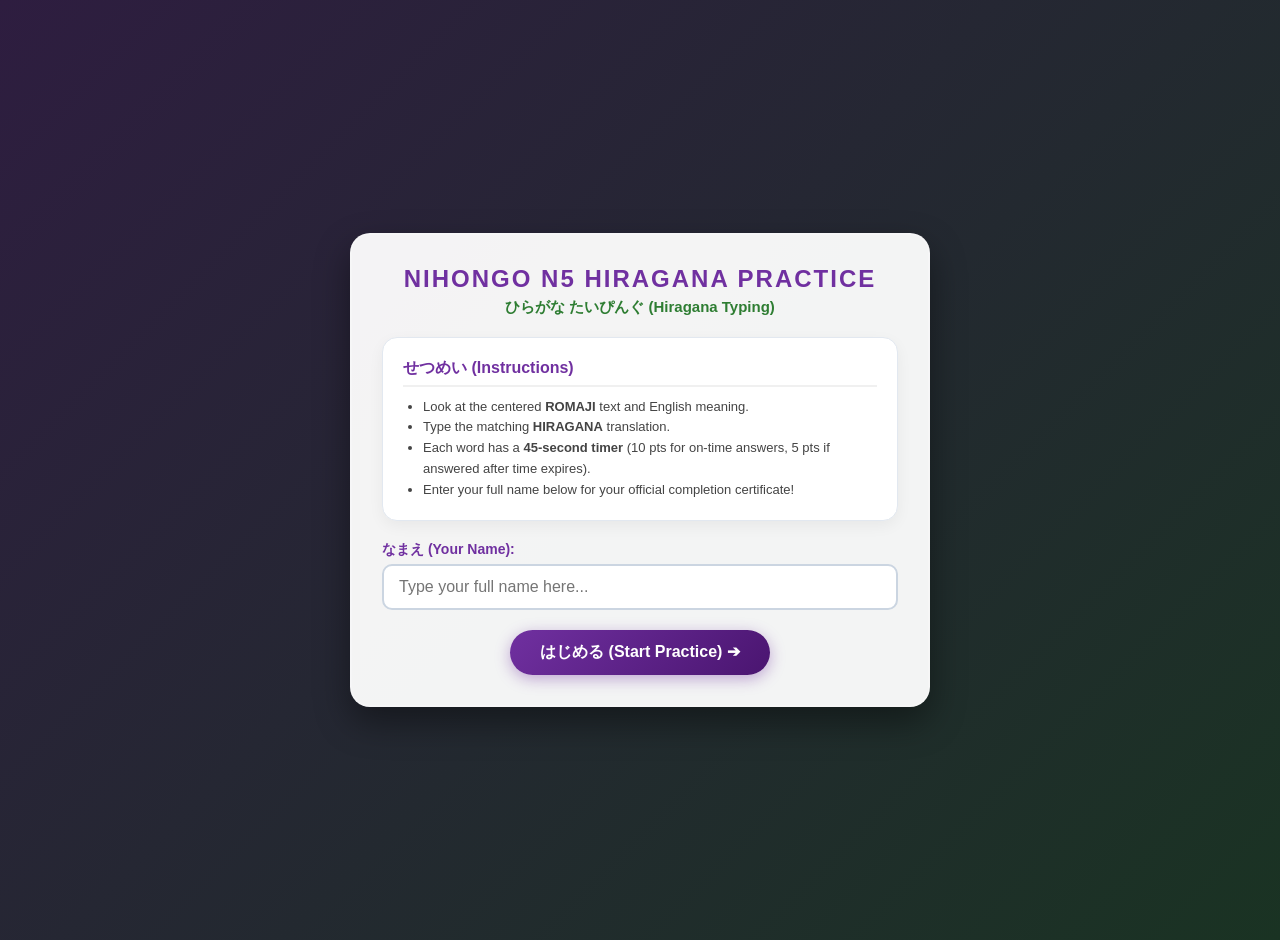
<file: index.html>
<!DOCTYPE html>
<html lang="ja">
<head>
    <meta charset="UTF-8">
    <meta name="viewport" content="width=device-width, initial-scale=1.0">
    <title>Nihongo N5 Hiragana Renchuu</title>
    <link rel="stylesheet" href="styles.css">
</head>
<body>

<div class="container">
    <!-- 1. WELCOME & NAME INPUT SCREEN -->
    <div class="screen active" id="welcome-screen">
        <h1 class="welcome-title">NIHONGO N5 HIRAGANA PRACTICE</h1>
        <div class="welcome-subtitle">ひらがな たいぴんぐ (Hiragana Typing)</div>
        
        <div class="instructions-card">
            <h2>せつめい (Instructions)</h2>
            <ul class="instructions-list">
                <li>Look at the centered <strong>ROMAJI</strong> text and English meaning.</li>
                <li>Type the matching <strong>HIRAGANA</strong> translation.</li>
                <li>Each word has a <strong>45-second timer</strong> (10 pts for on-time answers, 5 pts if answered after time expires).</li>
                <li>Enter your full name below for your official completion certificate!</li>
            </ul>
        </div>

        <div class="name-input-group">
            <label for="user-name-input">なまえ (Your Name):</label>
            <input type="text" id="user-name-input" placeholder="Type your full name here..." required>
        </div>

        <button class="start-btn" onclick="startPractice()">はじめる (Start Practice) ➔</button>
    </div>

    <!-- 2. MAIN PRACTICE SCREEN -->
    <div class="screen" id="practice-screen">
        <div class="header">
            <h1>ひらがな れんしゅう (Hiragana Practice)</h1>
            <div class="progress-bar-container">
                <div class="progress-bar" id="progress-bar"></div>
            </div>
            <div class="stats">
                <span id="word-count">Item no: 0 / 50</span>
                <span class="timer-badge" id="timer-display">Time left: 45s</span>
                <span id="score">Score: 0</span>
            </div>
        </div>

        <div class="card">
            <div class="romaji-text" id="vocab-romaji">---</div>
            <div class="english-meaning" id="vocab-meaning">---</div>
        </div>

        <form class="input-section" onsubmit="handleFormSubmit(event)">
            <div class="input-wrapper">
                <input 
                    type="text" 
                    id="hiragana-input" 
                    class="hiragana-input" 
                    placeholder="Input your Hiragana answer here..." 
                    autocomplete="off"
                >
                <button type="submit" id="submit-btn" class="submit-btn">かくにん (Check)</button>
            </div>
            <div class="error-message" id="error-message"></div>
        </form>

        <div class="feedback-overlay" id="feedback-overlay">
            <div class="feedback-title" id="feedback-title">SEIKAI! 🎉</div>
            <div class="feedback-sub" id="feedback-msg">Seikai desu! Subarashii!</div>
            <button class="next-btn" id="next-btn" onclick="nextWord()">つぎ (Next Word) ➔</button>
        </div>
    </div>

    <!-- 3. WEBCAM VERIFICATION SCREEN -->
    <div class="screen" id="camera-screen">
        <h1 class="welcome-title">しゃしん かくにん (Photo Verification)</h1>
        <div class="welcome-subtitle">Please take a picture to verify your identity before getting your certificate.</div>
        
        <div class="webcam-box">
            <video id="webcam-video" autoplay playsinline></video>
            <canvas id="photo-canvas" style="display:none;"></canvas>
            <img id="captured-photo" alt="Your Photo" style="display:none;">
        </div>

        <div class="camera-actions">
            <button class="start-btn" id="snap-btn" onclick="takeSnapshot()">📷 さつえい (Take Photo)</button>
            <button class="start-btn" id="retake-btn" onclick="resetCamera()" style="display:none; background: #666;">Torinaoshi (Retake)</button>
            <button class="start-btn" id="cert-btn" onclick="showCertificate()" style="display:none; background: var(--primary-green);">しょうめいしょ (Get Certificate) ➔</button>
        </div>
    </div>

    <!-- 4. CERTIFICATE SCREEN -->
    <div class="screen" id="certificate-screen">
        <div class="certificate" id="certificate">
            <div class="cert-border">
                <div class="cert-header">SYOU MEI SHO</div>
                <div class="cert-subtitle">Shuuryou Shoumeisho (Certificate of Completion)</div>
                
                <div class="cert-body">
                    This certifies that
                    <div class="cert-name" id="cert-user-name">[ Name Here ]</div>
                    has successfully completed the
                    <div class="cert-title">Nihongo N5 Hiragana Renchuu</div>
                </div>

                <div class="cert-details">
                    <div><strong>Tokuten (Score):</strong> <span id="cert-score">0</span> / 500</div>
                    <div><strong>Jikan (Total Time Taken):</strong> <span id="cert-total-time">00m 00s</span></div>
                </div>

                <div class="cert-footer">
                    <div><strong>Hiduke (Date):</strong> <span id="cert-date">2026-08-10</span></div>
                    <div><strong>Kounin (Status):</strong> Kakunin Zumi (Verified)</div>
                </div>
            </div>
        </div>
        <button class="start-btn" onclick="window.print()" style="margin-top: 20px;">🖨️ いんさつ (Print / Save PDF)</button>
    </div>
</div>

<script src="script.js"></script>
</body>
</html>
</file>
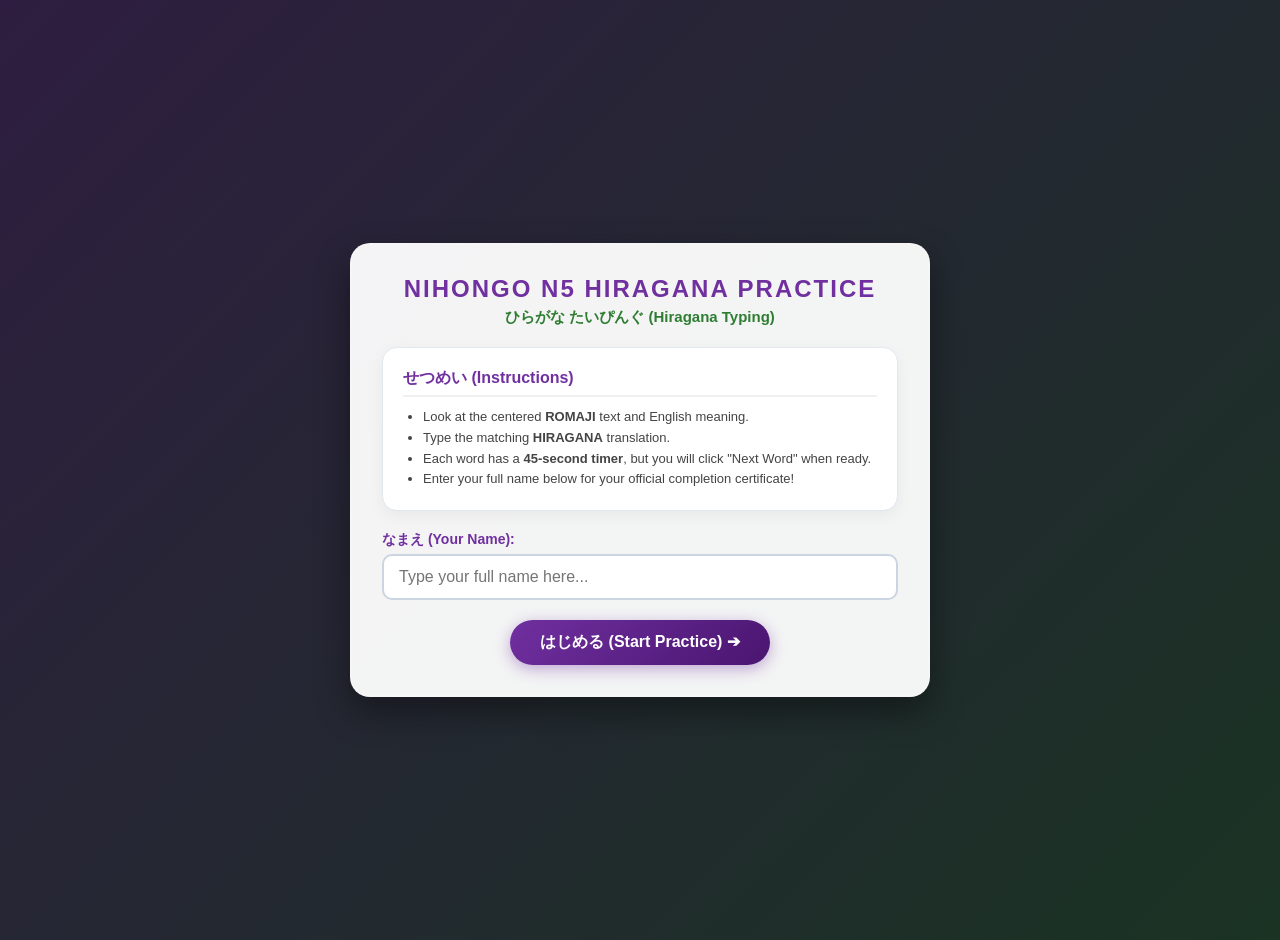
<file: index.html.html>
<!DOCTYPE html>
<html lang="ja">
<head>
    <meta charset="UTF-8">
    <meta name="viewport" content="width=device-width, initial-scale=1.0">
    <title>Nihongo N5 Hiragana Renchuu</title>
    <link rel="stylesheet" href="styles.css">
</head>
<body>

<div class="container">
    <!-- 1. WELCOME & NAME INPUT SCREEN -->
    <div class="screen active" id="welcome-screen">
        <h1 class="welcome-title">NIHONGO N5 HIRAGANA PRACTICE</h1>
        <div class="welcome-subtitle">ひらがな たいぴんぐ (Hiragana Typing)</div>
        
        <div class="instructions-card">
            <h2>せつめい (Instructions)</h2>
            <ul class="instructions-list">
                <li>Look at the centered <strong>ROMAJI</strong> text and English meaning.</li>
                <li>Type the matching <strong>HIRAGANA</strong> translation.</li>
                <li>Each word has a <strong>45-second timer</strong>, but you will click "Next Word" when ready.</li>
                <li>Enter your full name below for your official completion certificate!</li>
            </ul>
        </div>

        <div class="name-input-group">
            <label for="user-name-input">なまえ (Your Name):</label>
            <input type="text" id="user-name-input" placeholder="Type your full name here..." required>
        </div>

        <button class="start-btn" onclick="startPractice()">はじめる (Start Practice) ➔</button>
    </div>

    <!-- 2. MAIN PRACTICE SCREEN -->
    <div class="screen" id="practice-screen">
        <div class="header">
            <h1>ひらがな れんしゅう (Hiragana Practice)</h1>
            <div class="progress-bar-container">
                <div class="progress-bar" id="progress-bar"></div>
            </div>
            <div class="stats">
                <span id="word-count">Tango: 0 / 50</span>
                <span class="timer-badge" id="timer-display">Jikan: 45s</span>
                <span id="score">Ten: 0</span>
            </div>
        </div>

        <div class="card">
            <div class="romaji-text" id="vocab-romaji">---</div>
            <div class="english-meaning" id="vocab-meaning">---</div>
        </div>

        <form class="input-section" onsubmit="handleFormSubmit(event)">
            <div class="input-wrapper">
                <input 
                    type="text" 
                    id="hiragana-input" 
                    class="hiragana-input" 
                    placeholder="ひらがなで にゅうりょく..." 
                    autocomplete="off"
                >
                <button type="submit" id="submit-btn" class="submit-btn">かくにん (Check)</button>
            </div>
            <div class="error-message" id="error-message"></div>
        </form>

        <div class="feedback-overlay" id="feedback-overlay">
            <div class="feedback-title" id="feedback-title">SEIKAI! 🎉</div>
            <div class="feedback-sub" id="feedback-msg">Seikai desu! Subarashii!</div>
            <button class="next-btn" id="next-btn" onclick="nextWord()">つぎ (Next Word) ➔</button>
        </div>
    </div>

    <!-- 3. WEBCAM VERIFICATION SCREEN -->
    <div class="screen" id="camera-screen">
        <h1 class="welcome-title">しゃしん かくにん (Photo Verification)</h1>
        <div class="welcome-subtitle">Please take a picture to verify your identity before getting your certificate.</div>
        
        <div class="webcam-box">
            <video id="webcam-video" autoplay playsinline></video>
            <canvas id="photo-canvas" style="display:none;"></canvas>
            <img id="captured-photo" alt="Your Photo" style="display:none;">
        </div>

        <div class="camera-actions">
            <button class="start-btn" id="snap-btn" onclick="takeSnapshot()">📷 さつえい (Take Photo)</button>
            <button class="start-btn" id="retake-btn" onclick="resetCamera()" style="display:none; background: #666;">Torinaoshi (Retake)</button>
            <button class="start-btn" id="cert-btn" onclick="showCertificate()" style="display:none; background: var(--primary-green);">しょうめいしょ (Get Certificate) ➔</button>
        </div>
    </div>

    <!-- 4. CERTIFICATE SCREEN -->
    <div class="screen" id="certificate-screen">
        <div class="certificate" id="certificate">
            <div class="cert-border">
                <div class="cert-header">SYOU MEI SHO</div>
                <div class="cert-subtitle">Shuuryou Shoumeisho (Certificate of Completion)</div>
                
                <div class="cert-body">
                    This certifies that
                    <div class="cert-name" id="cert-user-name">[ Name Here ]</div>
                    has successfully completed the
                    <div class="cert-title">Nihongo N5 Hiragana Renchuu</div>
                </div>

                <div class="cert-details">
                    <div><strong>Tokuten (Score):</strong> <span id="cert-score">0</span> / 500</div>
                    <div><strong>Jikan (Total Time Taken):</strong> <span id="cert-total-time">00m 00s</span></div>
                </div>

                <div class="cert-footer">
                    <div><strong>Hiduke (Date):</strong> <span id="cert-date">2026-08-10</span></div>
                    <div><strong>Kounin (Status):</strong> Kakunin Zumi (Verified)</div>
                </div>
            </div>
        </div>
        <button class="start-btn" onclick="window.print()" style="margin-top: 20px;">🖨️ いんさつ (Print / Save PDF)</button>
    </div>
</div>

<script src="script.js"></script>
</body>
</html>
</file>
<file: styles.css>
:root {
    --bg-gradient: linear-gradient(135deg, #2e1d40 0%, #1a3323 100%);
    --card-bg: rgba(255, 255, 255, 0.95);
    --primary-purple: #7030a0;
    --primary-green: #2e7d32;
    --accent-gold: #ffb70d;
    --danger-red: #d32f2f;
    --text-dark: #2c2c2c;
}

body {
    margin: 0;
    padding: 20px;
    min-height: 100vh;
    display: flex;
    justify-content: center;
    align-items: center;
    background: var(--bg-gradient);
    font-family: 'Hiragino Sans', 'Meiryo', 'Noto Sans JP', sans-serif;
    color: var(--text-dark);
}

.container {
    width: 100%;
    max-width: 580px;
    background: var(--card-bg);
    border-radius: 20px;
    box-shadow: 0 15px 35px rgba(0, 0, 0, 0.4);
    border: 2px solid rgba(255, 255, 255, 0.2);
    padding: 30px;
    box-sizing: border-box;
    text-align: center;
    position: relative;
    overflow: hidden;
}

.screen {
    display: none;
    flex-direction: column;
    align-items: center;
    width: 100%;
}

.screen.active {
    display: flex;
}

.welcome-title {
    font-size: 24px;
    color: var(--primary-purple);
    margin: 0 0 5px 0;
    letter-spacing: 2px;
    font-weight: bold;
}

.welcome-subtitle {
    font-size: 15px;
    color: var(--primary-green);
    margin-bottom: 20px;
    font-weight: 600;
}

.instructions-card {
    background: #ffffff;
    border-radius: 15px;
    padding: 20px;
    box-shadow: 0 5px 15px rgba(0,0,0,0.05);
    border: 1px solid #e2e8f0;
    margin-bottom: 20px;
    text-align: left;
    width: 100%;
    box-sizing: border-box;
}

.instructions-card h2 {
    font-size: 16px;
    color: var(--primary-purple);
    margin-top: 0;
    margin-bottom: 10px;
    border-bottom: 2px solid #f0f0f0;
    padding-bottom: 6px;
}

.instructions-list {
    margin: 0;
    padding-left: 20px;
    font-size: 13px;
    line-height: 1.6;
    color: #444;
}

.name-input-group {
    width: 100%;
    text-align: left;
    margin-bottom: 20px;
}

.name-input-group label {
    font-weight: bold;
    font-size: 14px;
    color: var(--primary-purple);
    display: block;
    margin-bottom: 5px;
}

.name-input-group input {
    width: 100%;
    padding: 12px 15px;
    font-size: 16px;
    border: 2px solid #cbd5e1;
    border-radius: 10px;
    box-sizing: border-box;
    outline: none;
}

.name-input-group input:focus {
    border-color: var(--primary-purple);
}

.start-btn {
    background: linear-gradient(135deg, var(--primary-purple), #4a1570);
    color: white;
    border: none;
    padding: 12px 30px;
    font-size: 16px;
    font-weight: bold;
    border-radius: 30px;
    cursor: pointer;
    box-shadow: 0 4px 15px rgba(112, 48, 160, 0.4);
    transition: transform 0.2s;
}

.start-btn:hover {
    transform: scale(1.03);
}

.header {
    width: 100%;
    margin-bottom: 20px;
}

.header h1 {
    margin: 0 0 5px 0;
    font-size: 20px;
    color: var(--primary-purple);
}

.progress-bar-container {
    width: 100%;
    height: 10px;
    background: #e0e0e0;
    border-radius: 5px;
    overflow: hidden;
    margin-top: 10px;
}

.progress-bar {
    height: 100%;
    width: 0%;
    background: linear-gradient(90deg, var(--primary-green), var(--accent-gold));
    transition: width 0.3s ease;
}

.stats {
    display: flex;
    justify-content: space-between;
    font-size: 14px;
    font-weight: bold;
    color: #555;
    margin-top: 5px;
}

.timer-badge {
    color: var(--primary-purple);
    font-weight: 800;
}

.timer-badge.expired {
    color: var(--danger-red);
}

.card {
    background: #ffffff;
    border-radius: 15px;
    padding: 25px 20px;
    box-shadow: 0 5px 15px rgba(0,0,0,0.05);
    border: 1px solid #e2e8f0;
    margin-bottom: 20px;
    display: flex;
    flex-direction: column;
    gap: 10px;
    align-items: center;
    width: 100%;
    box-sizing: border-box;
}

.romaji-text {
    font-size: 42px;
    font-weight: 800;
    color: var(--primary-purple);
    letter-spacing: 3px;
    margin: 0;
    text-transform: uppercase;
}

.english-meaning {
    font-size: 18px;
    font-weight: 600;
    color: var(--primary-green);
    margin: 0;
}

.input-section {
    display: flex;
    flex-direction: column;
    gap: 12px;
    margin-bottom: 20px;
    width: 100%;
}

.input-wrapper {
    display: flex;
    gap: 10px;
}

.hiragana-input {
    flex: 1;
    padding: 12px 16px;
    font-size: 20px;
    border: 2px solid #cbd5e1;
    border-radius: 12px;
    outline: none;
    text-align: center;
}

.submit-btn {
    background: var(--primary-purple);
    color: white;
    border: none;
    border-radius: 12px;
    padding: 0 20px;
    font-size: 15px;
    font-weight: bold;
    cursor: pointer;
}

.error-message {
    min-height: 24px;
    color: var(--danger-red);
    font-weight: bold;
    font-size: 13px;
}

.feedback-overlay {
    display: none;
    position: absolute;
    top: 0; left: 0; right: 0; bottom: 0;
    background: rgba(255, 255, 255, 0.96);
    border-radius: 20px;
    flex-direction: column;
    justify-content: center;
    align-items: center;
    z-index: 10;
}

.feedback-title {
    font-size: 28px;
    color: var(--primary-green);
    font-weight: bold;
    margin-bottom: 10px;
}

.feedback-sub {
    font-size: 16px;
    color: #555;
    margin-bottom: 20px;
}

.next-btn {
    background: linear-gradient(135deg, var(--primary-purple), #4a1570);
    color: white;
    border: none;
    padding: 12px 30px;
    font-size: 15px;
    font-weight: bold;
    border-radius: 25px;
    cursor: pointer;
}

/* Webcam Elements */
.webcam-box {
    width: 100%;
    max-width: 320px;
    height: 240px;
    background: #000;
    border-radius: 12px;
    overflow: hidden;
    margin-bottom: 20px;
    display: flex;
    justify-content: center;
    align-items: center;
}

.webcam-box video, .webcam-box img {
    width: 100%;
    height: 100%;
    object-fit: cover;
}

.camera-actions {
    display: flex;
    gap: 10px;
    flex-wrap: wrap;
    justify-content: center;
}

/* Certificate Styles with Photo Background */
.certificate {
    position: relative;
    background-color: #ffffff;
    background-size: cover;
    background-position: center;
    background-repeat: no-repeat;
    border: 10px solid var(--primary-purple);
    padding: 20px;
    border-radius: 10px;
    box-shadow: inset 0 0 0 2px var(--accent-gold);
    width: 100%;
    box-sizing: border-box;
    overflow: hidden;
}

.cert-border {
    position: relative;
    z-index: 2;
    /* Reduced background opacity to 0.75 so the photo background is more visible */
    background: rgba(255, 255, 255, 0.35);
    border: 2px solid var(--primary-green);
    padding: 25px 20px;
    border-radius: 6px;
    backdrop-filter: blur(2px);
}

.cert-header {
    font-size: 28px;
    font-weight: 900;
    color: var(--primary-purple);
    letter-spacing: 4px;
}

.cert-subtitle {
    font-size: 14px;
    color: #444;
    margin-bottom: 25px;
    font-weight: 600;
}

.cert-body {
    font-size: 15px;
    color: #222;
    line-height: 1.6;
}

.cert-name {
    font-size: 26px;
    font-weight: 800;
    color: var(--primary-green);
    text-decoration: underline;
    margin: 12px 0;
}

.cert-title {
    font-weight: bold;
    color: var(--primary-purple);
    font-size: 16px;
}

.cert-details {
    display: flex;
    justify-content: space-around;
    font-size: 13px;
    margin: 20px 0 15px 0;
    background: rgba(255, 255, 255, 0.95);
    padding: 12px;
    border-radius: 8px;
    border: 1px solid #ddd;
}

.cert-footer {
    display: flex;
    justify-content: space-between;
    font-size: 12px;
    color: #555;
    margin-top: 15px;
    font-weight: 600;
}
</file>
